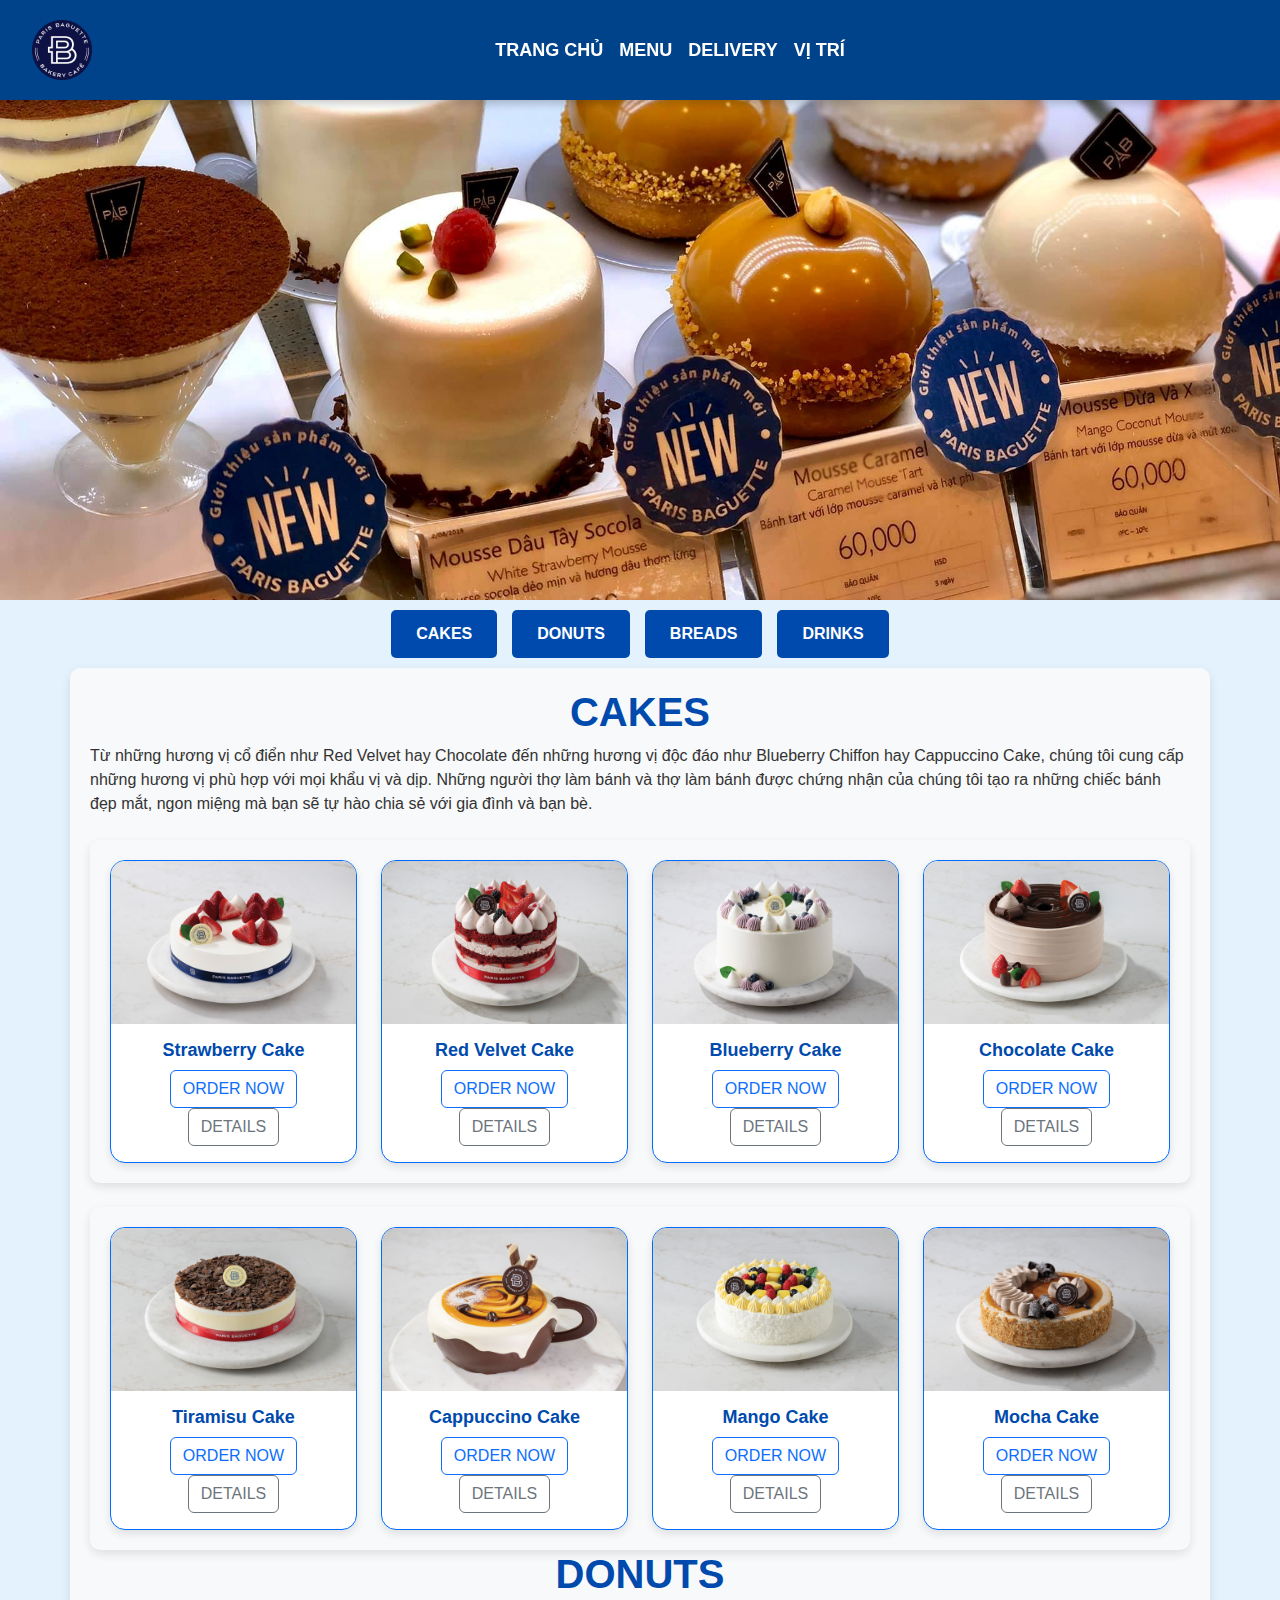
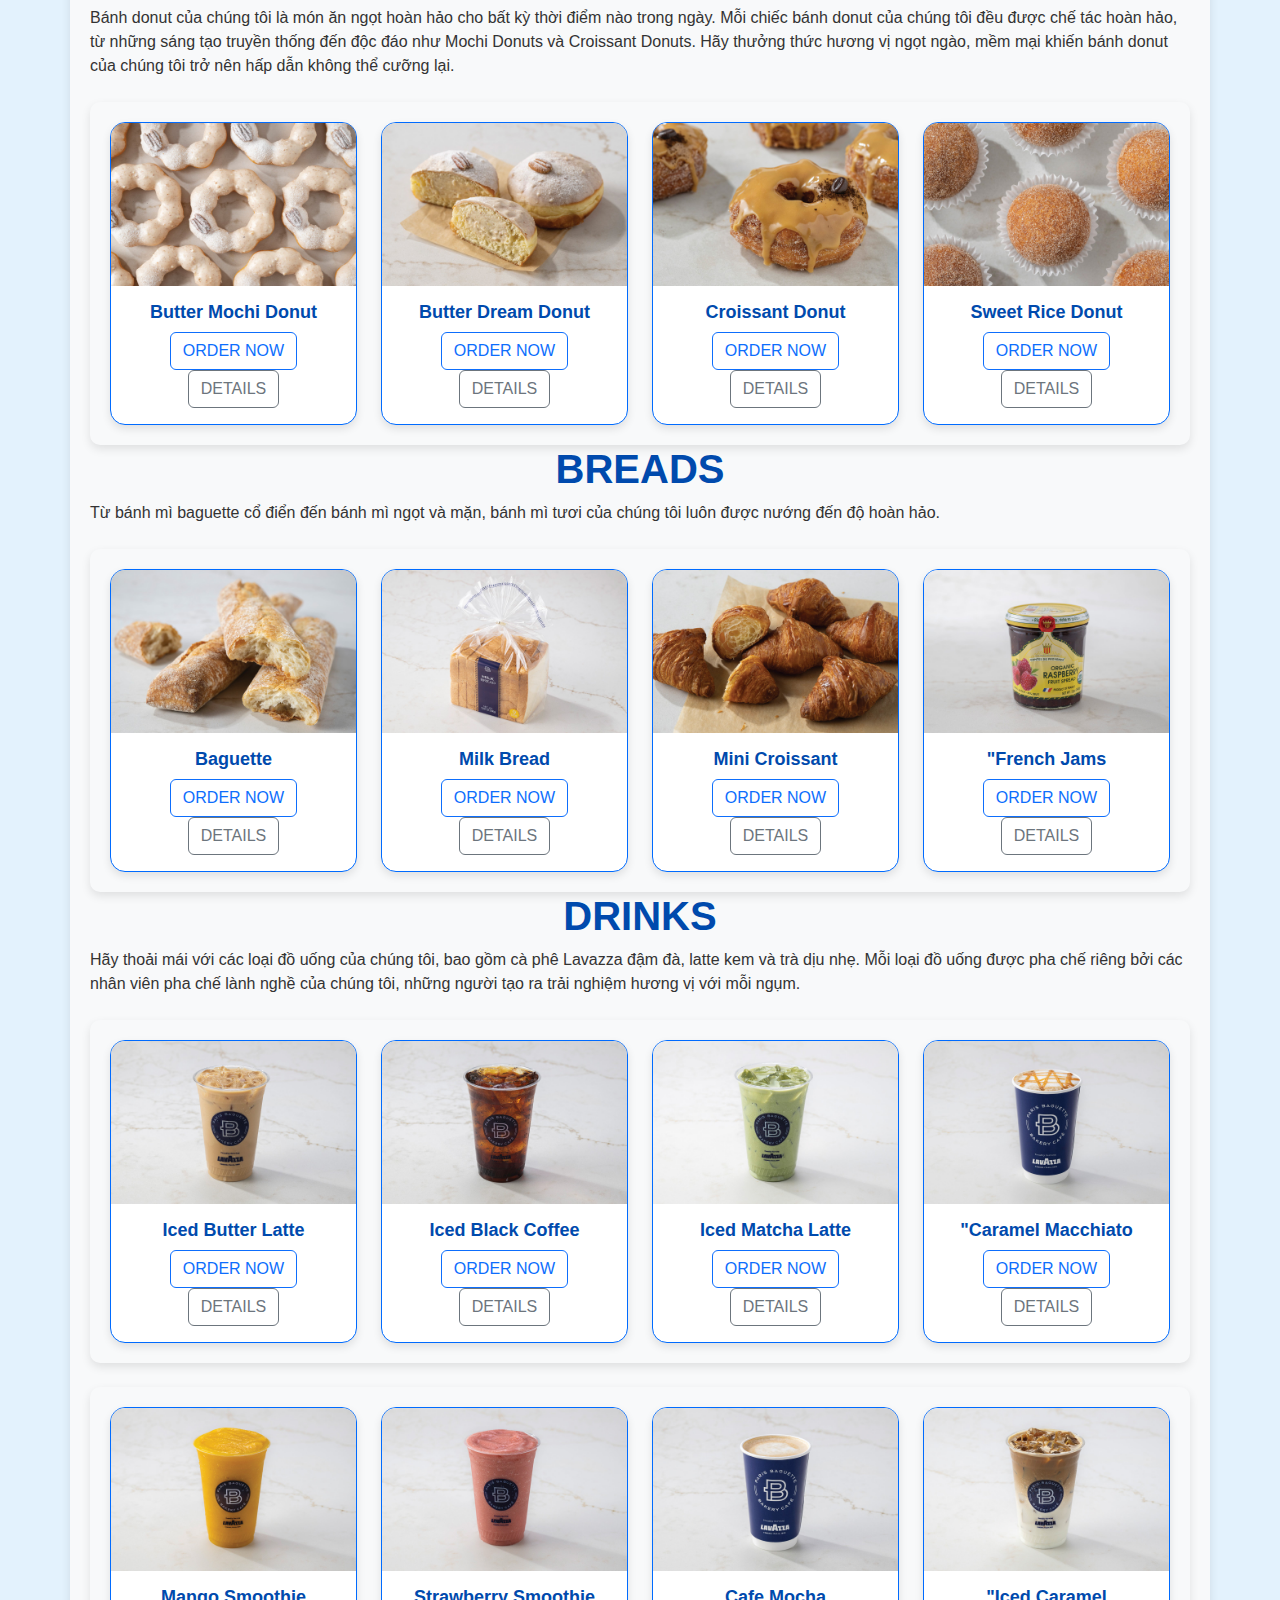
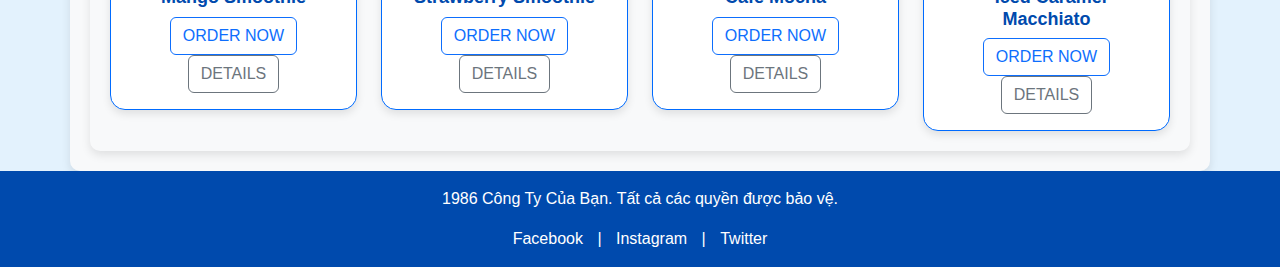
<file: menu.html>
<!DOCTYPE html>
<html>
  <head>
    <meta charset="utf-8" />
    <title>Dịch Vụ</title>
    <!-- Liên kết tới Bootstrap CSS -->
    <link rel="icon" type="image/png" href="/WEB/img/1.png" sizes="32x32" />
    <link rel="shortcut icon" href="/WEB/img/favicon.ico" />
    <link
      href="https://cdn.jsdelivr.net/npm/bootstrap@5.3.0-alpha1/dist/css/bootstrap.min.css"
      rel="stylesheet"
    />
    <!-- Liên kết tới file CSS của bạn -->
    <link rel="stylesheet" href="styles.css" />

    <script src="script.js"></script>
  </head>
  <header class="">
    <!-- Navbar -->
    <nav class="navbar navbar-expand-lg custom-navbar">
      <div class="container-fluid">
        <!-- Logo bên trái -->
        <a class="navbar-brand" href="index.html">
          <img src="img/logo.svg" alt="Logo" class="navbar-logo" />
        </a>
        <!-- Nút mở menu trên mobile -->
        <button
          class="navbar-toggler"
          type="button"
          data-bs-toggle="collapse"
          data-bs-target="#navbarNav"
          aria-controls="navbarNav"
          aria-expanded="false"
          aria-label="Toggle navigation"
        >
          <span class="navbar-toggler-icon"></span>
        </button>
        <!-- Menu chính -->
        <div class="collapse navbar-collapse" id="navbarNav">
          <ul class="navbar-nav">
            <li class="nav-item">
              <a class="nav-link active" href="index.html">TRANG CHỦ</a>
            </li>
            <li class="nav-item">
              <a class="nav-link" href="menu.html">MENU</a>
            </li>
            <li class="nav-item">
              <a class="nav-link" href="delivery.html">DELIVERY</a>
            </li>
            <li class="nav-item">
              <a class="nav-link" href="vitri.html">VỊ TRÍ</a>
            </li>
          </ul>
        </div>
      </div>
    </nav>

    <!-- Carousel -->
    <div id="carouselHeader" class="carousel slide" data-bs-ride="carousel">
      <div class="carousel-inner">
        <!-- Slide 1 -->
        <div class="carousel-item active">
          <img
            src="img/menu 1.jpg"
            class="d-block w-100 img-fluid"
            alt="Slide 1"
          />
          <div class="carousel-caption d-none d-md-block"></div>
        </div>
      </div>
      <!-- Controls -->
    </div>
  </header>
  <body>
    <div class="nav-container button-container" he>
      <div class="item">
        <button><a href="#cakes">CAKES</a></button>
      </div>
      <div class="item">
        <button><a href="#donuts">DONUTS</a></button>
      </div>
      <div class="item">
        <button><a href="#breads">BREADS</a></button>
      </div>
      <div class="item">
        <button><a href="#drinks">DRINKS</a></button>
      </div>
    </div>
    <div class="container">
      <div class="CAKES" id="cakes">
        <h1>CAKES</h1>
        <p>
          Từ những hương vị cổ điển như Red Velvet hay Chocolate đến những hương
          vị độc đáo như Blueberry Chiffon hay Cappuccino Cake, chúng tôi cung
          cấp những hương vị phù hợp với mọi khẩu vị và dịp. Những người thợ làm
          bánh và thợ làm bánh được chứng nhận của chúng tôi tạo ra những chiếc
          bánh đẹp mắt, ngon miệng mà bạn sẽ tự hào chia sẻ với gia đình và bạn
          bè.
        </p>
        <div class="container mt-4">
          <div class="row">
            <div class="col-md-3">
              <div class="card">
                <img
                  src="img/cake 1.jpg"
                  class="card-img-top"
                  alt="Strawberry Soft Cream Cake"
                />
                <div class="card-body">
                  <h5 class="card-title">Strawberry Cake</h5>
                  <div class="btn-custom">
                    <button class="btn btn-outline-primary">ORDER NOW</button>
                    <button class="btn btn-outline-secondary">DETAILS</button>
                  </div>
                </div>
              </div>
            </div>
            <div class="col-md-3">
              <div class="card">
                <img
                  src="img/cake 2.jpg"
                  class="card-img-top"
                  alt="Red Velvet Cake"
                />
                <div class="card-body">
                  <h5 class="card-title">Red Velvet Cake</h5>
                  <div class="btn-custom">
                    <button class="btn btn-outline-primary">ORDER NOW</button>
                    <button class="btn btn-outline-secondary">DETAILS</button>
                  </div>
                </div>
              </div>
            </div>
            <div class="col-md-3">
              <div class="card">
                <img
                  src="img/cake 3.jpg"
                  class="card-img-top"
                  alt="Blueberry Cake"
                />
                <div class="card-body">
                  <h5 class="card-title">Blueberry Cake</h5>
                  <div class="btn-custom">
                    <button class="btn btn-outline-primary">ORDER NOW</button>
                    <button class="btn btn-outline-secondary">DETAILS</button>
                  </div>
                </div>
              </div>
            </div>
            <div class="col-md-3">
              <div class="card">
                <img
                  src="img/cake 4.jpg"
                  class="card-img-top"
                  alt="Chocolate Mousse Salted Caramel Layer Cake"
                />
                <div class="card-body">
                  <h5 class="card-title">Chocolate Cake</h5>
                  <div class="btn-custom">
                    <button class="btn btn-outline-primary">ORDER NOW</button>
                    <button class="btn btn-outline-secondary">DETAILS</button>
                  </div>
                </div>
              </div>
            </div>
          </div>
        </div>
        <div class="container mt-4">
          <div class="row">
            <div class="col-md-3">
              <div class="card">
                <img
                  src="img/tira.jpg"
                  class="card-img-top"
                  alt="Tiramisu Cake"
                />
                <div class="card-body">
                  <h5 class="card-title">Tiramisu Cake</h5>
                  <div class="btn-custom">
                    <button class="btn btn-outline-primary">ORDER NOW</button>
                    <button class="btn btn-outline-secondary">DETAILS</button>
                  </div>
                </div>
              </div>
            </div>
            <div class="col-md-3">
              <div class="card">
                <img
                  src="img/cake 6.jpg"
                  class="card-img-top"
                  alt="Cappuccino Cake"
                />
                <div class="card-body">
                  <h5 class="card-title">Cappuccino Cake</h5>
                  <div class="btn-custom">
                    <button class="btn btn-outline-primary">ORDER NOW</button>
                    <button class="btn btn-outline-secondary">DETAILS</button>
                  </div>
                </div>
              </div>
            </div>
            <div class="col-md-3">
              <div class="card">
                <img
                  src="img/mango.jpg"
                  class="card-img-top"
                  alt="Mango Cake"
                />
                <div class="card-body">
                  <h5 class="card-title">Mango Cake</h5>
                  <div class="btn-custom">
                    <button class="btn btn-outline-primary">ORDER NOW</button>
                    <button class="btn btn-outline-secondary">DETAILS</button>
                  </div>
                </div>
              </div>
            </div>
            <div class="col-md-3">
              <div class="card">
                <img
                  src="img/mocha.jpg"
                  class="card-img-top"
                  alt="Mocha Cake"
                />
                <div class="card-body">
                  <h5 class="card-title">Mocha Cake</h5>
                  <div class="btn-custom">
                    <button class="btn btn-outline-primary">ORDER NOW</button>
                    <button class="btn btn-outline-secondary">DETAILS</button>
                  </div>
                </div>
              </div>
            </div>
          </div>
        </div>
      </div>
      <div class="DONUTS" id="donuts">
        <h1>DONUTS</h1>
        <p>
          Bánh donut của chúng tôi là món ăn ngọt hoàn hảo cho bất kỳ thời điểm
          nào trong ngày. Mỗi chiếc bánh donut của chúng tôi đều được chế tác
          hoàn hảo, từ những sáng tạo truyền thống đến độc đáo như Mochi Donuts
          và Croissant Donuts. Hãy thưởng thức hương vị ngọt ngào, mềm mại khiến
          bánh donut của chúng tôi trở nên hấp dẫn không thể cưỡng lại.
        </p>
        <div class="container mt-4">
          <div class="row">
            <div class="col-md-3">
              <div class="card">
                <img
                  src="img/DONUT 1.jpg"
                  class="card-img-top"
                  alt="Butter Mochi Donut"
                />
                <div class="card-body">
                  <h5 class="card-title">Butter Mochi Donut</h5>
                  <div class="btn-custom">
                    <button class="btn btn-outline-primary">ORDER NOW</button>
                    <button class="btn btn-outline-secondary">DETAILS</button>
                  </div>
                </div>
              </div>
            </div>
            <div class="col-md-3">
              <div class="card">
                <img
                  src="img/donut 2.jpg"
                  class="card-img-top"
                  alt="Butter Dream Donut"
                />
                <div class="card-body">
                  <h5 class="card-title">Butter Dream Donut</h5>
                  <div class="btn-custom">
                    <button class="btn btn-outline-primary">ORDER NOW</button>
                    <button class="btn btn-outline-secondary">DETAILS</button>
                  </div>
                </div>
              </div>
            </div>
            <div class="col-md-3">
              <div class="card">
                <img
                  src="img/donut 3.jpg"
                  class="card-img-top"
                  alt="Croissant Donut"
                />
                <div class="card-body">
                  <h5 class="card-title">Croissant Donut</h5>
                  <div class="btn-custom">
                    <button class="btn btn-outline-primary">ORDER NOW</button>
                    <button class="btn btn-outline-secondary">DETAILS</button>
                  </div>
                </div>
              </div>
            </div>
            <div class="col-md-3">
              <div class="card">
                <img
                  src="img/donut 4.jpg"
                  class="card-img-top"
                  alt="Sweet Rice Donut"
                />
                <div class="card-body">
                  <h5 class="card-title">Sweet Rice Donut</h5>
                  <div class="btn-custom">
                    <button class="btn btn-outline-primary">ORDER NOW</button>
                    <button class="btn btn-outline-secondary">DETAILS</button>
                  </div>
                </div>
              </div>
            </div>
          </div>
        </div>
        <div class="BREADS" id="breads">
          <h1>BREADS</h1>
          <p>
            Từ bánh mì baguette cổ điển đến bánh mì ngọt và mặn, bánh mì tươi
            của chúng tôi luôn được nướng đến độ hoàn hảo.
          </p>
          <div class="container mt-4">
            <div class="row">
              <div class="col-md-3">
                <div class="card">
                  <img
                    src="img/bread 1.jpg"
                    class="card-img-top"
                    alt="Baguette"
                  />
                  <div class="card-body">
                    <h5 class="card-title">Baguette</h5>
                    <div class="btn-custom">
                      <button class="btn btn-outline-primary">ORDER NOW</button>
                      <button class="btn btn-outline-secondary">DETAILS</button>
                    </div>
                  </div>
                </div>
              </div>
              <div class="col-md-3">
                <div class="card">
                  <img
                    src="img/bread 2.jpg"
                    class="card-img-top"
                    alt="Milk Bread"
                  />
                  <div class="card-body">
                    <h5 class="card-title">Milk Bread</h5>
                    <div class="btn-custom">
                      <button class="btn btn-outline-primary">ORDER NOW</button>
                      <button class="btn btn-outline-secondary">DETAILS</button>
                    </div>
                  </div>
                </div>
              </div>
              <div class="col-md-3">
                <div class="card">
                  <img
                    src="img/bread 3.jpg"
                    class="card-img-top"
                    alt="Mini Croissant"
                  />
                  <div class="card-body">
                    <h5 class="card-title">Mini Croissant</h5>
                    <div class="btn-custom">
                      <button class="btn btn-outline-primary">ORDER NOW</button>
                      <button class="btn btn-outline-secondary">DETAILS</button>
                    </div>
                  </div>
                </div>
              </div>
              <div class="col-md-3">
                <div class="card">
                  <img
                    src="img/james.jpg"
                    class="card-img-top"
                    alt="French Jams"
                  />
                  <div class="card-body">
                    <h5 class="card-title">"French Jams</h5>
                    <div class="btn-custom">
                      <button class="btn btn-outline-primary">ORDER NOW</button>
                      <button class="btn btn-outline-secondary">DETAILS</button>
                    </div>
                  </div>
                </div>
              </div>
            </div>
          </div>
          <div class="DRINKS" id="drinks">
            <h1>DRINKS</h1>
            <p>
              Hãy thoải mái với các loại đồ uống của chúng tôi, bao gồm cà phê
              Lavazza đậm đà, latte kem và trà dịu nhẹ. Mỗi loại đồ uống được
              pha chế riêng bởi các nhân viên pha chế lành nghề của chúng tôi,
              những người tạo ra trải nghiệm hương vị với mỗi ngụm.
            </p>
            <div class="container mt-4">
              <div class="row">
                <div class="col-md-3">
                  <div class="card">
                    <img
                      src="img/1.jpg"
                      class="card-img-top"
                      alt="Iced Butter Latte"
                    />
                    <div class="card-body">
                      <h5 class="card-title">Iced Butter Latte</h5>
                      <div class="btn-custom">
                        <button class="btn btn-outline-primary">
                          ORDER NOW
                        </button>
                        <button class="btn btn-outline-secondary">
                          DETAILS
                        </button>
                      </div>
                    </div>
                  </div>
                </div>
                <div class="col-md-3">
                  <div class="card">
                    <img
                      src="img/2.jpg"
                      class="card-img-top"
                      alt="Iced Black Coffee"
                    />
                    <div class="card-body">
                      <h5 class="card-title">Iced Black Coffee</h5>
                      <div class="btn-custom">
                        <button class="btn btn-outline-primary">
                          ORDER NOW
                        </button>
                        <button class="btn btn-outline-secondary">
                          DETAILS
                        </button>
                      </div>
                    </div>
                  </div>
                </div>
                <div class="col-md-3">
                  <div class="card">
                    <img
                      src="img/3.jpg"
                      class="card-img-top"
                      alt="Iced Matcha Latte"
                    />
                    <div class="card-body">
                      <h5 class="card-title">Iced Matcha Latte</h5>
                      <div class="btn-custom">
                        <button class="btn btn-outline-primary">
                          ORDER NOW
                        </button>
                        <button class="btn btn-outline-secondary">
                          DETAILS
                        </button>
                      </div>
                    </div>
                  </div>
                </div>
                <div class="col-md-3">
                  <div class="card">
                    <img
                      src="img/8.jpg"
                      class="card-img-top"
                      alt="Caramel Macchiato"
                    />
                    <div class="card-body">
                      <h5 class="card-title">"Caramel Macchiato</h5>
                      <div class="btn-custom">
                        <button class="btn btn-outline-primary">
                          ORDER NOW
                        </button>
                        <button class="btn btn-outline-secondary">
                          DETAILS
                        </button>
                      </div>
                    </div>
                  </div>
                </div>
              </div>
            </div>
            <div class="container mt-4">
              <div class="row">
                <div class="col-md-3">
                  <div class="card">
                    <img
                      src="img/5.jpg"
                      class="card-img-top"
                      alt="Mango Smoothie"
                    />
                    <div class="card-body">
                      <h5 class="card-title">Mango Smoothie</h5>
                      <div class="btn-custom">
                        <button class="btn btn-outline-primary">
                          ORDER NOW
                        </button>
                        <button class="btn btn-outline-secondary">
                          DETAILS
                        </button>
                      </div>
                    </div>
                  </div>
                </div>
                <div class="col-md-3">
                  <div class="card">
                    <img
                      src="img/6.jpg"
                      class="card-img-top"
                      alt="Strawberry Smoothie"
                    />
                    <div class="card-body">
                      <h5 class="card-title">Strawberry Smoothie</h5>
                      <div class="btn-custom">
                        <button class="btn btn-outline-primary">
                          ORDER NOW
                        </button>
                        <button class="btn btn-outline-secondary">
                          DETAILS
                        </button>
                      </div>
                    </div>
                  </div>
                </div>
                <div class="col-md-3">
                  <div class="card">
                    <img
                      src="img/7.jpg"
                      class="card-img-top"
                      alt="Cafe Mocha"
                    />
                    <div class="card-body">
                      <h5 class="card-title">Cafe Mocha</h5>
                      <div class="btn-custom">
                        <button class="btn btn-outline-primary">
                          ORDER NOW
                        </button>
                        <button class="btn btn-outline-secondary">
                          DETAILS
                        </button>
                      </div>
                    </div>
                  </div>
                </div>
                <div class="col-md-3">
                  <div class="card">
                    <img
                      src="img/4.jpg"
                      class="card-img-top"
                      alt="Iced Caramel Macchiato"
                    />
                    <div class="card-body">
                      <h5 class="card-title">"Iced Caramel Macchiato</h5>
                      <div class="btn-custom">
                        <button class="btn btn-outline-primary">
                          ORDER NOW
                        </button>
                        <button class="btn btn-outline-secondary">
                          DETAILS
                        </button>
                      </div>
                    </div>
                  </div>
                </div>
              </div>
            </div>
          </div>
        </div>
      </div>
    </div>

    <footer class="text-white text-center py-3">
      <p>1986 Công Ty Của Bạn. Tất cả các quyền được bảo vệ.</p>
      <div>
        <a href="#" class="text-white">Facebook</a> |
        <a href="#" class="text-white">Instagram</a> |
        <a href="#" class="text-white">Twitter</a>
      </div>
    </footer>

    <script src="https://cdn.jsdelivr.net/npm/bootstrap@5.3.0-alpha1/dist/js/bootstrap.bundle.min.js"></script>
  </body>
</html>
</file>
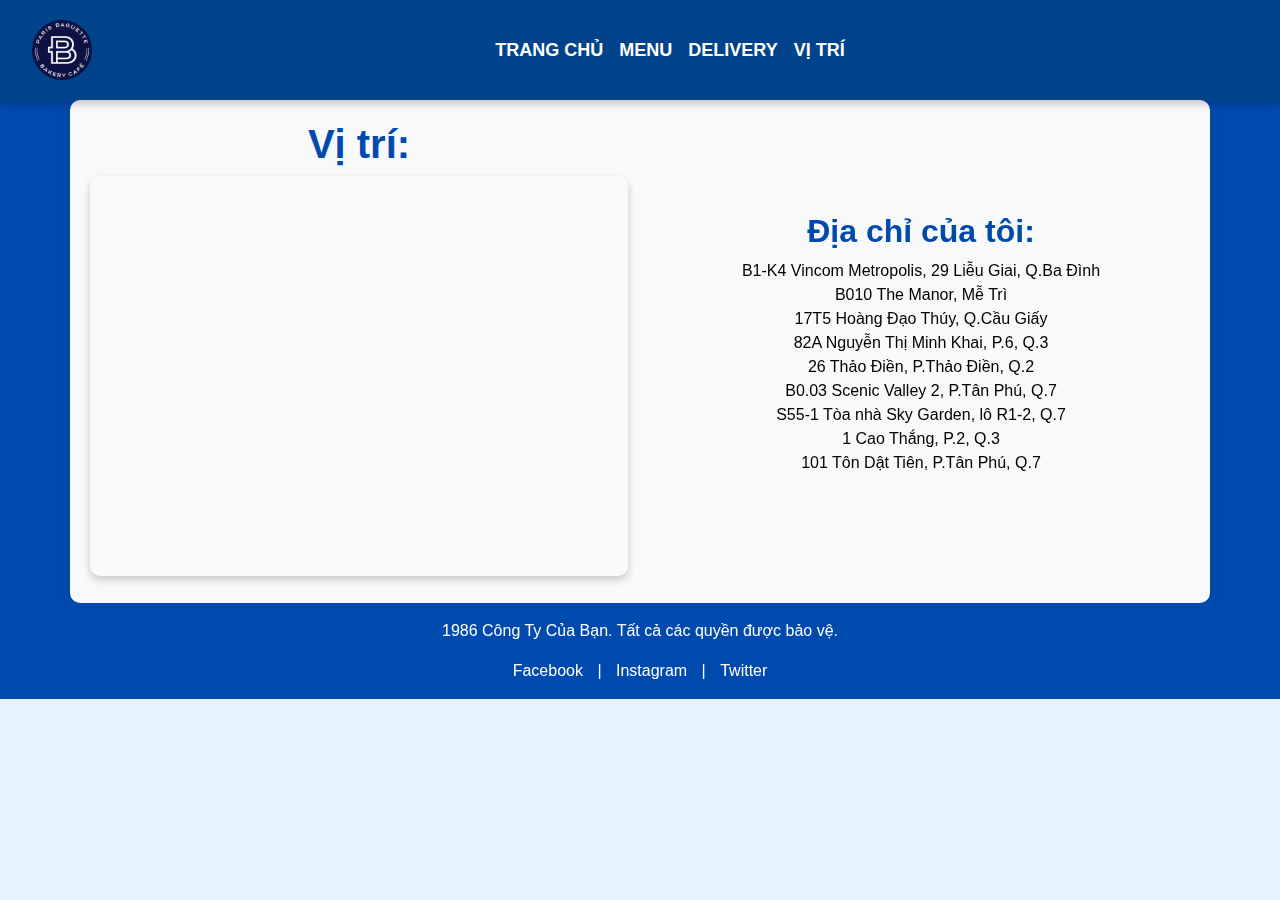
<file: vitri.html>
<!DOCTYPE html>
<html>
  <head>
    <meta charset="utf-8" />
    <title>Giới Thiệu</title>
    <link rel="icon" type="image/png" href="/WEB/img/1.png" sizes="32x32" />
    <link rel="shortcut icon" href="/WEB/img/favicon.ico" />
    <!-- Liên kết tới Bootstrap CSS -->
    <link
      href="https://cdn.jsdelivr.net/npm/bootstrap@5.3.0-alpha1/dist/css/bootstrap.min.css"
      rel="stylesheet"
    />
    <!-- Liên kết tới file CSS của bạn -->
    <link rel="stylesheet" href="styles.css" />
  </head>
  <header class="">
    <!-- Navbar -->
    <nav class="navbar navbar-expand-lg custom-navbar">
        <div class="container-fluid">
          <!-- Logo bên trái -->
          <a class="navbar-brand" href="index.html">
            <img src="img/logo.svg" alt="Logo" class="navbar-logo" />
          </a>
          <!-- Nút mở menu trên mobile -->
          <button
            class="navbar-toggler"
            type="button"
            data-bs-toggle="collapse"
            data-bs-target="#navbarNav"
            aria-controls="navbarNav"
            aria-expanded="false"
            aria-label="Toggle navigation"
          >
            <span class="navbar-toggler-icon"></span>
          </button>
          <!-- Menu chính -->
          <div class="collapse navbar-collapse" id="navbarNav">
            <ul class="navbar-nav">
              <li class="nav-item">
                <a class="nav-link active" href="index.html">TRANG CHỦ</a>
              </li>
              <li class="nav-item">
                <a class="nav-link" href="menu.html">MENU</a>
              </li>
              <li class="nav-item">
                <a class="nav-link" href="delivery.html">DELIVERY</a>
              </li>
              <li class="nav-item">
                <a class="nav-link" href="vitri.html">VỊ TRÍ</a>
              </li>
            </ul>
          </div>
        </div>
      </nav>
      

    <!-- Carousel -->
    <div class="container">
  <div class="row align-items-center">
    <!-- Cột chứa Bản đồ -->
    <div class="col-md-6">
      <h1>Vị trí:</h1>
      <iframe
        src="https://www.google.com/maps/embed?pb=!1m16..."
        width="100%"
        height="400"
        style="border: 0"
        allowfullscreen=""
        loading="lazy"
        referrerpolicy="no-referrer-when-downgrade"
      ></iframe>
    </div>

    <!-- Cột chứa Địa chỉ -->
    <div class="col-md-6">
      <h2>Địa chỉ của tôi:</h2>
      <ul class="list-unstyled">
        <li>B1-K4 Vincom Metropolis, 29 Liễu Giai, Q.Ba Đình</li>
        <li>B010 The Manor, Mễ Trì</li>
        <li>17T5 Hoàng Đạo Thúy, Q.Cầu Giấy</li>
        <li>82A Nguyễn Thị Minh Khai, P.6, Q.3</li>
        <li>26 Thảo Điền, P.Thảo Điền, Q.2</li>
        <li>B0.03 Scenic Valley 2, P.Tân Phú, Q.7</li>
        <li>S55-1 Tòa nhà Sky Garden, lô R1-2, Q.7</li>
        <li>1 Cao Thắng, P.2, Q.3</li>
        <li>101 Tôn Dật Tiên, P.Tân Phú, Q.7</li>
      </ul>
    </div>
  </div>
</div>


    <footer class="text-white text-center py-3">
      <p>1986 Công Ty Của Bạn. Tất cả các quyền được bảo vệ.</p>
      <div>
        <a href="#" class="text-white">Facebook</a> |
        <a href="#" class="text-white">Instagram</a> |
        <a href="#" class="text-white">Twitter</a>
      </div>
    </footer>

    <script src="https://cdn.jsdelivr.net/npm/bootstrap@5.3.0-alpha1/dist/js/bootstrap.bundle.min.js"></script>
    <button id="scrollToTop" class="scroll-top-btn">
        ↑
      </button>
      
</body>
</html>
</file>
<file: styles.css>
@charset "utf-8";
/* CSS Document */

/* ====== Header ====== */
header {
  position: relative;
  background-color: #004aad; /* Xanh dương thương hiệu */
  padding: 0;
  color: white;
  text-align: center;
}

header img {
  width: auto;
  height: 100%;
}

/* ====== Navbar ====== */
.navbar {
  background-color: #010614 !important; /* Xanh dương đậm */
  width: 100%;
  padding: 15px 20px;
  box-shadow: 0px 4px 8px rgba(0, 0, 0, 0.2);
  top: 0;
  left: 0;
  z-index: 1000;
  border-radius: 0;
}
/* Căn giữa menu */
.navbar-nav {
  margin: auto; /* Căn giữa menu */
  display: flex;
  justify-content: center;
  width: 100%;
}
.navbar-nav .nav-link {
  color: #ffffff !important; /* Màu trắng */
  font-size: 18px;
  font-weight: bold;
  padding: 12px 20px;
  transition: all 0.3s ease-in-out;
  text-transform: uppercase; /* Viết hoa toàn bộ chữ */
}

.navbar-nav .nav-link:hover {
  background-color: #0056b3;
  color: #110707 !important;
  border-radius: 5px;
}

.navbar-collapse {
  background-color: transparent !important;
}
.navbar-brand {
  margin-right: auto;
  margin-left: auto;
  display: flex;
  align-items: center;
}

.navbar-brand img {
  height: 60px;
}

@media (min-width: 769px) {
  .navbar-nav {
    display: flex;
    justify-content: center;
    width: 100%;
  }
}

/* ====== Carousel ====== */
#carouselHeader {
  width: 100vw;
  max-width: 100%;
  height: 500px;
  background-color: #cce5ff;
  overflow: hidden;
}

#carouselHeader .carousel-item img {
  width: 100vw;
  height: 500px;
  object-fit: cover;
}

/* ====== Sidebar ====== */
aside.bg-light {
  background-color: #f8f9fa;
  border-radius: 10px;
  box-shadow: 0 4px 8px rgba(0, 0, 0, 0.1);
}

aside.bg-light:hover {
  border: 2px solid #ff7f00;
  box-shadow: 0 4px 8px rgba(0, 0, 0, 0.2);
}

.list-group-item {
  font-size: 16px;
  border: 1px solid #ddd;
  transition: background-color 0.3s ease, color 0.3s ease;
}

.list-group-item:hover {
  background-color: #ff7f00;
  color: white;
}

/* ====== Card Styling ====== */
.card {
  border: none;
  border-radius: 15px;
  overflow: hidden;
  box-shadow: 0 4px 8px rgba(0, 0, 0, 0.1);
  text-align: center;
  background-color: white;
  border: 1px solid #006bff;
}

.card:hover {
  box-shadow: 0 4px 10px rgba(0, 123, 255, 0.3);
  transform: translateY(-5px);
}

.card-title {
  color: #004aad;
  font-size: 18px;
  font-weight: bold;
  transition: color 0.3s ease;
}

.card:hover .card-title,
.card:hover .card-text {
  color: #ff7f00;
}

/* ====== Footer ====== */
footer {
  background-color: #004aad;
  color: white;
  padding: 20px 0;
  text-align: center;
}

footer a {
  color: #ff7f00;
  text-decoration: none;
  margin: 0 10px;
}

footer a:hover {
  text-decoration: underline;
}

/* ====== Responsive Adjustments ====== */
@media (max-width: 767px) {
  .navbar-nav .nav-link {
    font-size: 14px;
  }
  .carousel-item img {
    max-height: 400px;
  }
  .card-title {
    font-size: 16px;
  }
  .card-body {
    padding: 10px;
  }
  h1,
  h2 {
    font-size: 20px;
  }
}

/* ====== General Styling ====== */
body {
  background-color: #e3f2fd;
  color: #333;
  font-family: 'Arial', sans-serif;
}

.container {
  background: #f8f9fa;
  border-radius: 10px;
  padding: 20px;
  box-shadow: 0px 4px 10px rgba(0, 0, 0, 0.1);
}

h1,
h2 {
  color: #004aad;
  font-weight: bold;
  text-align: center;
}
li {
  color: #000;
}
.list-unstyled li:hover {
  color: #1515be;
  font-weight: bold;
}

iframe {
  border-radius: 10px;
  box-shadow: 0px 4px 8px rgba(0, 0, 0, 0.2);
}
/* Đảm bảo navbar full width */
.custom-navbar {
  background-color: #00438a !important; /* Màu xanh chủ đạo */
  padding: 15px 20px;
}

/* Căn giữa các nút */
.nav-container {
  display: flex;
  justify-content: center; /* Căn giữa theo chiều ngang */
  align-items: center; /* Căn giữa theo chiều dọc */
  gap: 15px; /* Khoảng cách giữa các nút */
  padding: 10px 0;
  flex-wrap: wrap; /* Đảm bảo hiển thị đẹp trên mobile */
}

/* Định dạng nút */
.nav-container .item button {
  background-color: #004aad; /* Xanh dương */
  border: none;
  padding: 12px 25px;
  border-radius: 5px;
  cursor: pointer;
  transition: all 0.3s ease-in-out;
  font-size: 16px;
  font-weight: bold;
  text-transform: uppercase;
}

/* Định dạng liên kết trong nút */
.nav-container .item button a {
  text-decoration: none;
  color: white;
  display: block; /* Giúp căn giữa nội dung */
}

/* Hover: đổi màu */
.nav-container .item button:hover {
  background-color: #ff7f00; /* Cam */
  transform: translateY(-2px); /* Hiệu ứng nổi lên */
}

/* Responsive: Mobile */
@media (max-width: 768px) {
  .nav-container {
    flex-direction: column; /* Hiển thị dọc trên màn hình nhỏ */
  }

  .nav-container .item button {
    width: 100%; /* Nút full-width trên mobile */
    text-align: center;
  }
}
.sticky {
  position: fixed;
  top: 0;
  left: 0;
  width: 100%;
  z-index: 1000;
  background-color: rgba(255, 255, 255, 0.95); /* Màu nền với hiệu ứng mờ */
  box-shadow: 0 4px 6px rgba(0, 0, 0, 0.1); /* Đổ bóng nhẹ */
  transition: all 0.3s ease-in-out;
}
.scroll-top-btn {
  position: fixed;
  bottom: 20px;
  right: 20px;
  width: 50px;
  height: 50px;
  background-color: #004aad; /* Màu xanh thương hiệu */
  color: white;
  font-size: 24px;
  font-weight: bold;
  border: none;
  border-radius: 50%;
  box-shadow: 0px 4px 8px rgba(0, 0, 0, 0.2);
  cursor: pointer;
  display: none; /* Ẩn ban đầu */
  justify-content: center;
  align-items: center;
  transition: all 0.3s ease-in-out;
}

.scroll-top-btn:hover {
  background-color: #ff7f00; /* Đổi sang màu cam khi hover */
  transform: scale(1.1);
}
</file>
